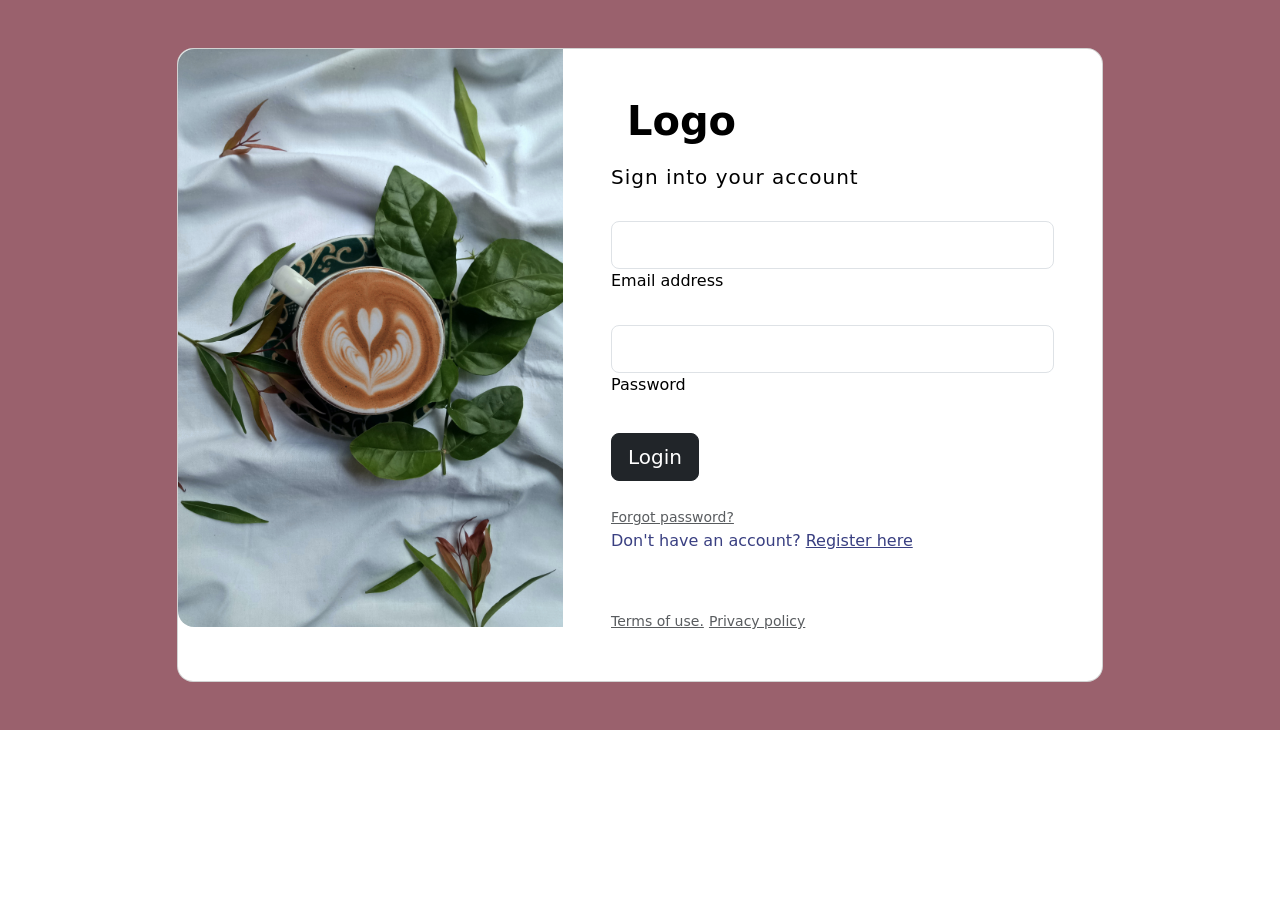
<file: login.html>
<!DOCTYPE html>
<html lang="en">
<head>
    <meta charset="UTF-8">
    <meta http-equiv="X-UA-Compatible" content="IE=edge">
    <meta name="viewport" content="width=device-width, initial-scale=1.0">
    <link href="https://cdn.jsdelivr.net/npm/bootstrap@5.2.2/dist/css/bootstrap.min.css" rel="stylesheet">
    <script src="https://cdn.jsdelivr.net/npm/bootstrap@5.2.2/dist/js/bootstrap.bundle.min.js"></script>
    <title>Login</title>
</head>
<body>
    <section class="vh-200" style="background-color: #9A616D;">
        <div class="container py-5 h-100">
          <div class="row d-flex justify-content-center align-items-center h-100">
            <div class="col col-xl-10">
              <div class="card" style="border-radius: 1rem;">
                <div class="row g-0">
                  <div class="col-md-6 col-lg-5 d-none d-md-block">
                    <img src="uploaded_img/bobotaks-kTATJGIbtOE-unsplash (1).jpg
                    "
                      alt="login form" class="img-fluid" style="border-radius: 1rem 0 0 1rem;" />
                  </div>
                  <div class="col-md-6 col-lg-7 d-flex align-items-center">
                    <div class="card-body p-4 p-lg-5 text-black">
      
                      <form>
      
                        <div class="d-flex align-items-center mb-3 pb-1">
                          <i class="fas fa-cubes fa-2x me-3" style="color: #ff6219;"></i>
                          <span class="h1 fw-bold mb-0">Logo</span>
                        </div>
      
                        <h5 class="fw-normal mb-3 pb-3" style="letter-spacing: 1px;">Sign into your account</h5>
      
                        <div class="form-outline mb-4">
                          <input type="email" id="form2Example17" class="form-control form-control-lg" />
                          <label class="form-label" for="form2Example17">Email address</label>
                        </div>
      
                        <div class="form-outline mb-4">
                          <input type="password" id="form2Example27" class="form-control form-control-lg" />
                          <label class="form-label" for="form2Example27">Password</label>
                        </div>
      
                        <div class="pt-1 mb-4">
                          <button class="btn btn-dark btn-lg btn-block" type="button">Login</button>
                        </div>
      
                        <a class="small text-muted" href="#!">Forgot password?</a>
                        <p class="mb-5 pb-lg-2" style="color: #393f81;">Don't have an account? <a href="#!"
                            style="color: #393f81;">Register here</a></p>
                        <a href="#!" class="small text-muted">Terms of use.</a>
                        <a href="#!" class="small text-muted">Privacy policy</a>
                      </form>
      
                    </div>
                  </div>
                </div>
              </div>
            </div>
          </div>
        </div>
      </section>
</body>
</html>
</file>
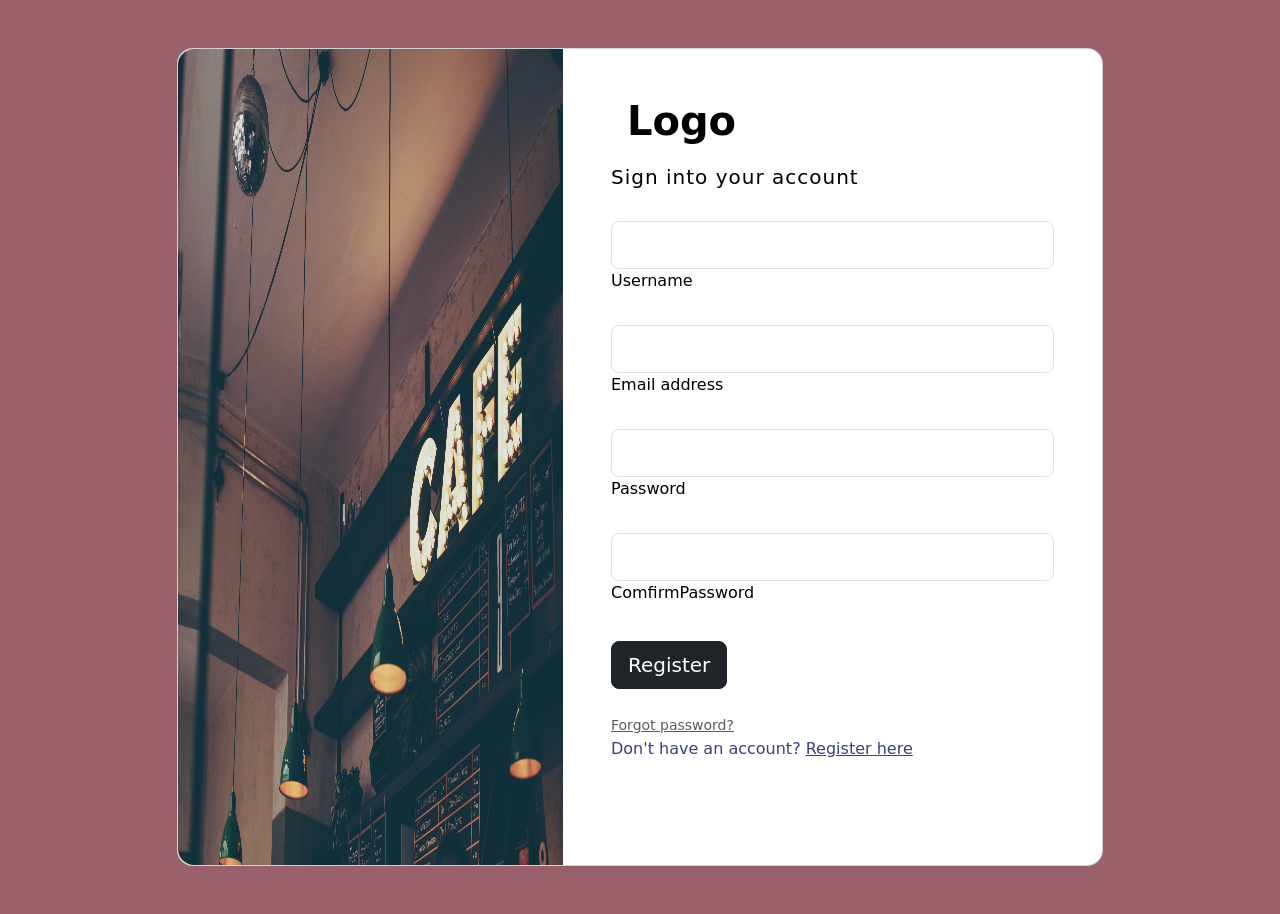
<file: register.html>
<!DOCTYPE html>
<html lang="en">
<head>
    <meta charset="UTF-8">
    <meta http-equiv="X-UA-Compatible" content="IE=edge">
    <meta name="viewport" content="width=device-width, initial-scale=1.0">
    <link href="https://cdn.jsdelivr.net/npm/bootstrap@5.2.2/dist/css/bootstrap.min.css" rel="stylesheet">
    <script src="https://cdn.jsdelivr.net/npm/bootstrap@5.2.2/dist/js/bootstrap.bundle.min.js"></script>
    <title>Register</title>
</head>
<body>
    <section class="vh-200" style="background-color: #9A616D;">
        <div class="container py-5 h-100">
          <div class="row d-flex justify-content-center align-items-center h-100">
            <div class="col col-xl-10">
              <div class="card" style="border-radius: 1rem;">
                <div class="row g-0">
                  <div class="col-md-6 col-lg-5 d-none d-md-block">
                    <img src="uploaded_img/michal-parzuchowski-ItaV89TNkks-unsplash.jpg"
                      alt="login form" class="img-fluid"  style="border-radius: 1rem 0 0 1rem;height: 100%;" />
                  </div>
                  <div class="col-md-6 col-lg-7 d-flex align-items-center">
                    <div class="card-body p-4 p-lg-5 text-black">
      
                      <form>
                        <div class="d-flex align-items-center mb-3 pb-1">
                          <i class="fas fa-cubes fa-2x me-3" style="color: #ff6219;"></i>
                          <span class="h1 fw-bold mb-0">Logo</span>
                        </div>
      
                        <h5 class="fw-normal mb-3 pb-3" style="letter-spacing: 1px;">Sign into your account</h5>
      
                        <div class="form-outline mb-4">
                          <input type="text" id="form2Example17" class="form-control form-control-lg" />
                          <label class="form-label" for="form2Example17">Username</label>
                        </div>
      
                        <div class="form-outline mb-4">
                          <input type="email" id="form2Example17" class="form-control form-control-lg" />
                          <label class="form-label" for="form2Example17">Email address</label>
                        </div>
      
                        <div class="form-outline mb-4">
                          <input type="password" id="form2Example27" class="form-control form-control-lg" />
                          <label class="form-label" for="form2Example27">Password</label>
                        </div>
                        <div class="form-outline mb-4">
                          <input type="password" id="form2Example27" class="form-control form-control-lg" />
                          <label class="form-label" for="form2Example27">ComfirmPassword</label>
                        </div>
      
                        <div class="pt-1 mb-4">
                          <button class="btn btn-dark btn-lg btn-block" type="button">Register</button>
                        </div>
      
                        <a class="small text-muted" href="#!">Forgot password?</a>
                        <p class="mb-5 pb-lg-2" style="color: #393f81;">Don't have an account? <a href="#!"
                            style="color: #393f81;">Register here</a></p>
                      
                      </form>
      
                    </div>
                  </div>
                </div>
              </div>
            </div>
          </div>
        </div>
      </section>
</body>
</html>
</file>
